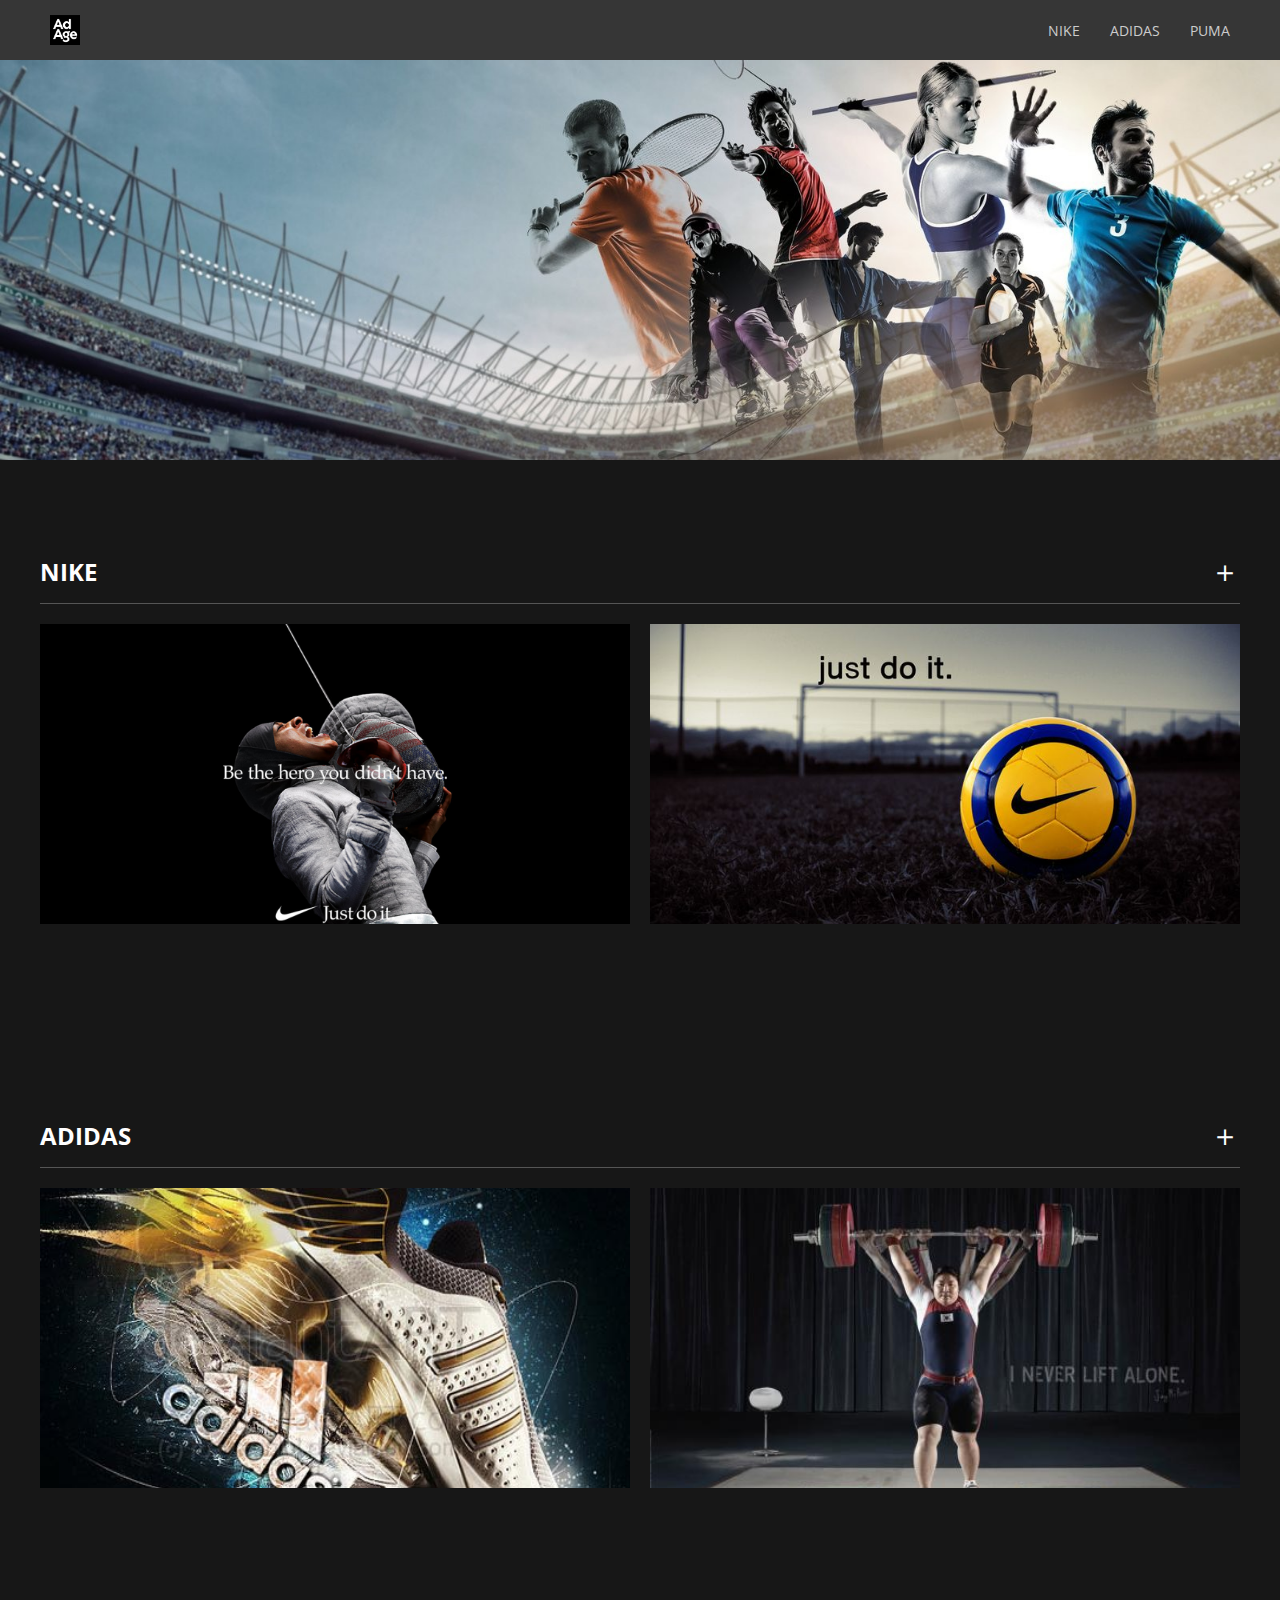
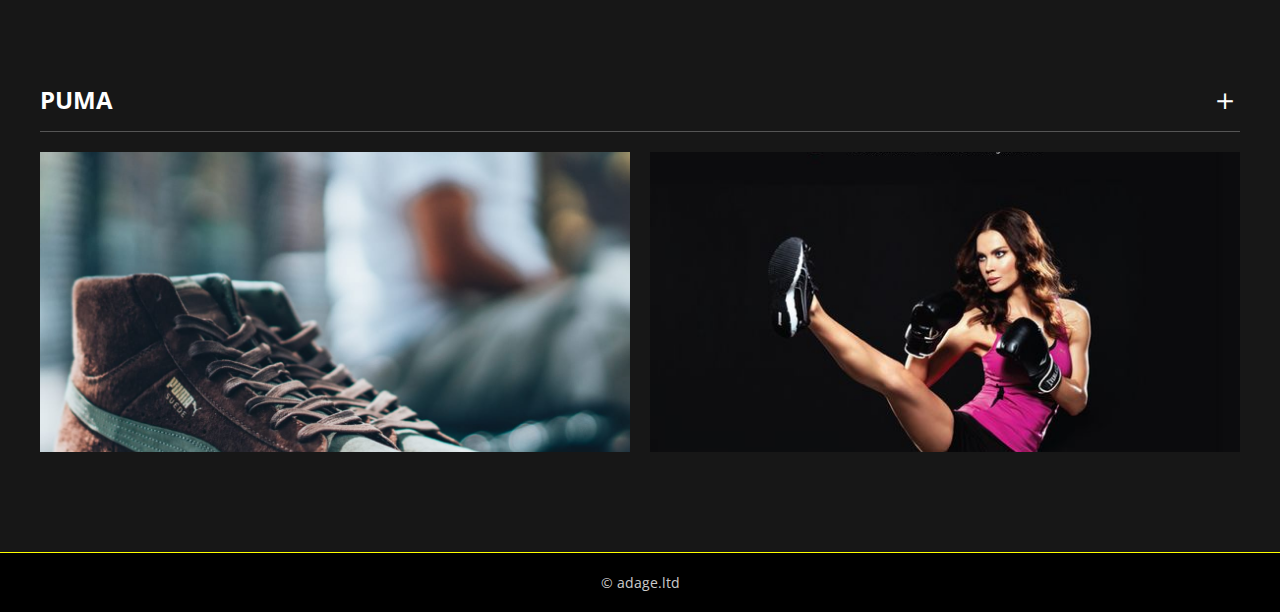
<file: index.html>
<!DOCTYPE html>
<html lang="en">
<head>
    <meta charset="UTF-8">
    <meta http-equiv="X-UA-Compatible" content="IE=edge">
    <meta name="viewport" content="width=device-width, initial-scale=1.0">
    <title>Hash_Mainpage(index.html)</title>
    <link rel="shortcut icon" href="./img/logo.png" type="image/x-icon">
    <link rel="stylesheet" href="./css/common.css">
    <link rel="stylesheet" href="./css/index.css">
</head>
<body>
    <header>
        <div class="wrap">
            <!-- 로고파트 -->
            <div class="logo">
                <a href="./"><img src="./img/logo.png" alt=""></a>
            </div>
            <!-- 반응형 아이콘 -->
            <div class="resBtn">
                <ul>
                    <li class="menuBtn"><img src="./img/menu.svg" alt=""></li>
                    <li class="closeBtn"><img src="./img/close.svg" alt=""></li>
                </ul>
            </div>

            <!-- 메뉴파트 -->
            <nav>
                <ul>
                    <li><a href="./sub.html#nike">nike</a></li>
                    <li><a href="./sub.html#adidas">adidas</a></li>
                    <li><a href="./sub.html#puma">puma</a></li>
                </ul>
            </nav>
        </div>
    </header>

    <main></main>

    <section id="cont_01">
        <div class="wrap">
            <div class="title">
                <h3>nike</h3>
                <a href="./sub.html#nike">＋</a>
            </div>
            <div class="cont">
                <div></div>
                <div></div>
            </div>
        </div>
    </section>

    <section id="cont_02">
        <div class="wrap">
            <div class="title">
                <h3>adidas</h3>
                <a href="./sub.html#adidas">＋</a>
            </div>
            <div class="cont">
                <div></div>
                <div></div>
            </div>
        </div>
    </section>

    <section id="cont_03">
        <div class="wrap">
            <div class="title">
                <h3>puma</h3>
                <a href="./sub.html#puma">＋</a>
            </div>
            <div class="cont">
                <div></div>
                <div></div>
            </div>
        </div>
    </section>

    <footer>
        <p>&copy; adage.ltd</p>
    </footer>

    <script src="./js/common.js"></script>
    <script src="./js/index.js"></script>
</body>
</html>
</file>
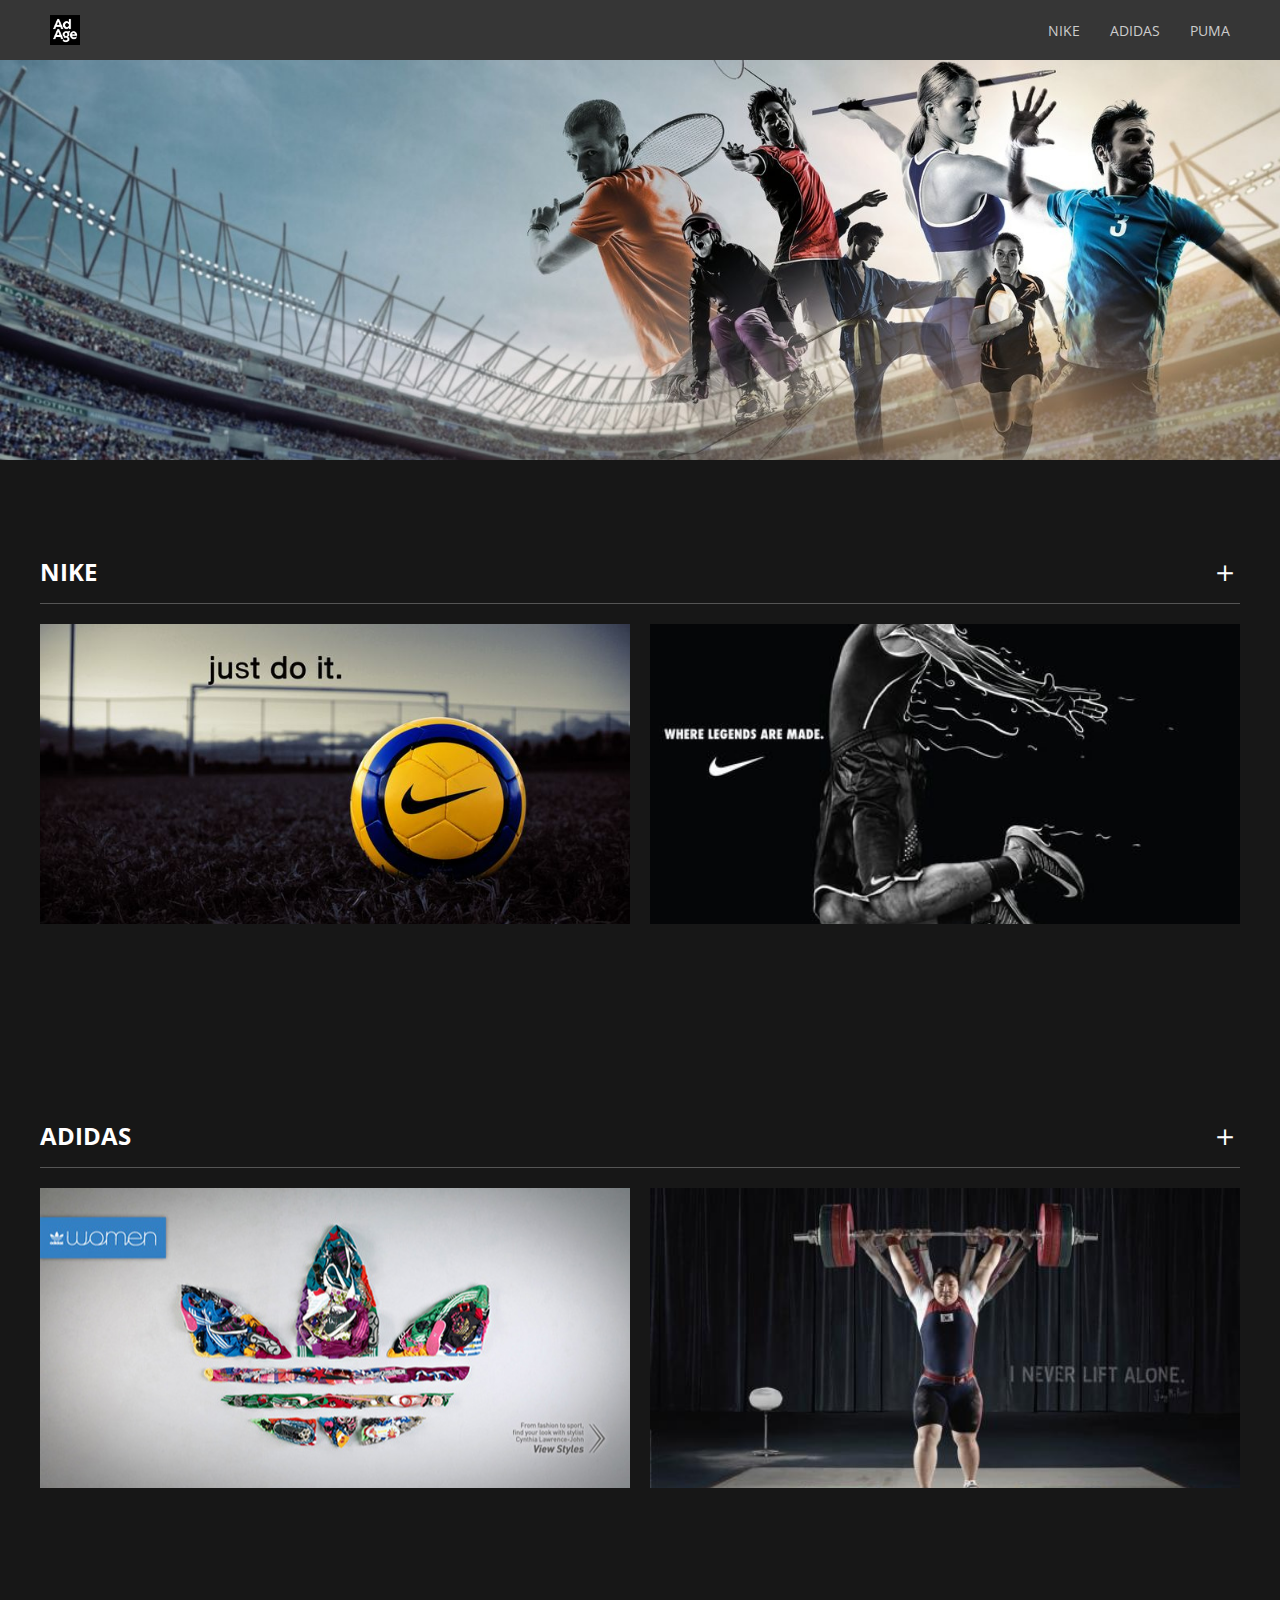
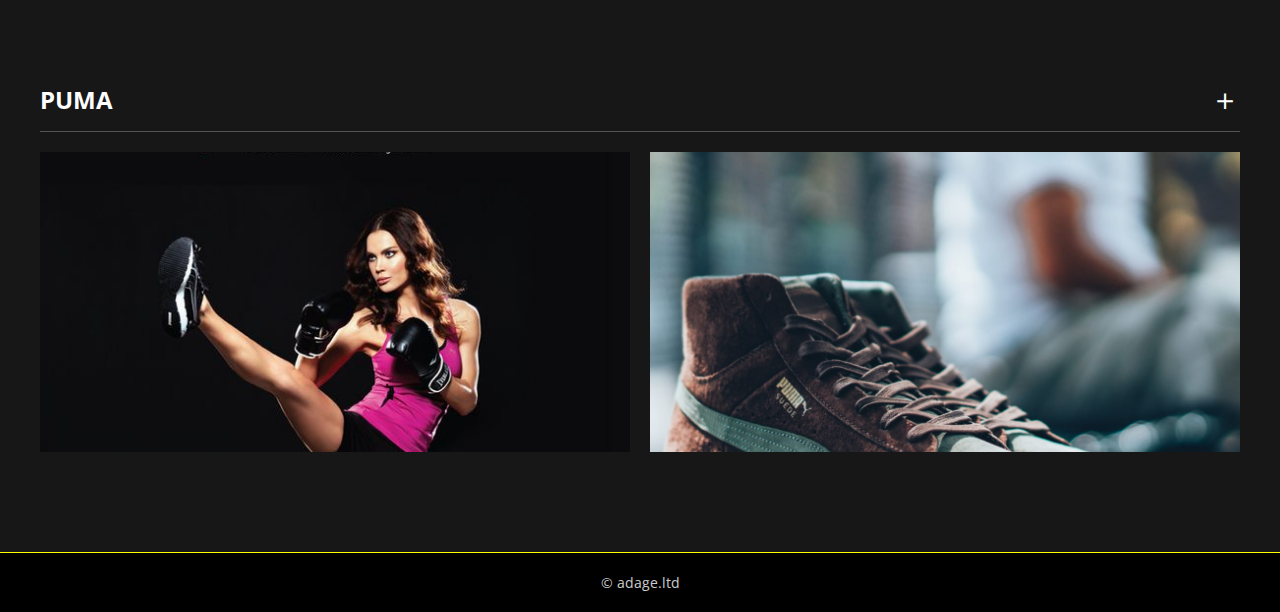
<file: detail.html>
<!DOCTYPE html>
<html lang="en">
<head>
    <meta charset="UTF-8">
    <meta http-equiv="X-UA-Compatible" content="IE=edge">
    <meta name="viewport" content="width=device-width, initial-scale=1.0">
    <title>Hash_DetailPage(detail.html)</title>
    <link rel="shortcut icon" href="./img/logo.png" type="image/x-icon">
    <link rel="stylesheet" href="./css/common.css">
    <link rel="stylesheet" href="./css/detail.css">
</head>
<body>
    <header>
        <div class="wrap">
            <!-- 로고파트 -->
            <div class="logo">
                <a href="./"><img src="./img/logo.png" alt=""></a>
            </div>
            <!-- 반응형 아이콘 -->
            <div class="resBtn">
                <ul>
                    <li class="menuBtn"><img src="./img/menu.svg" alt=""></li>
                    <li class="closeBtn"><img src="./img/close.svg" alt=""></li>
                </ul>
            </div>

            <!-- 메뉴파트 -->
            <nav>
                <ul>
                    <li><a href="./sub.html#nike">nike</a></li>
                    <li><a href="./sub.html#adidas">adidas</a></li>
                    <li><a href="./sub.html#puma">puma</a></li>
                </ul>
            </nav>
        </div>
    </header>

    <section id="cont">
        <div class="wrap">
            <div class="ad_img"></div>
            <h3>문단타이틀</h3>
            <p>문단 내용</p>
        </div>
    </section>

    <div class="history">
        <button>목록 보기</button>
    </div>

    <footer>
        <p>&copy; adage.ltd</p>
    </footer>

    <script src="./js/common.js"></script>
    <script src="./js/detail.js"></script>
</body>
</html>
</file>
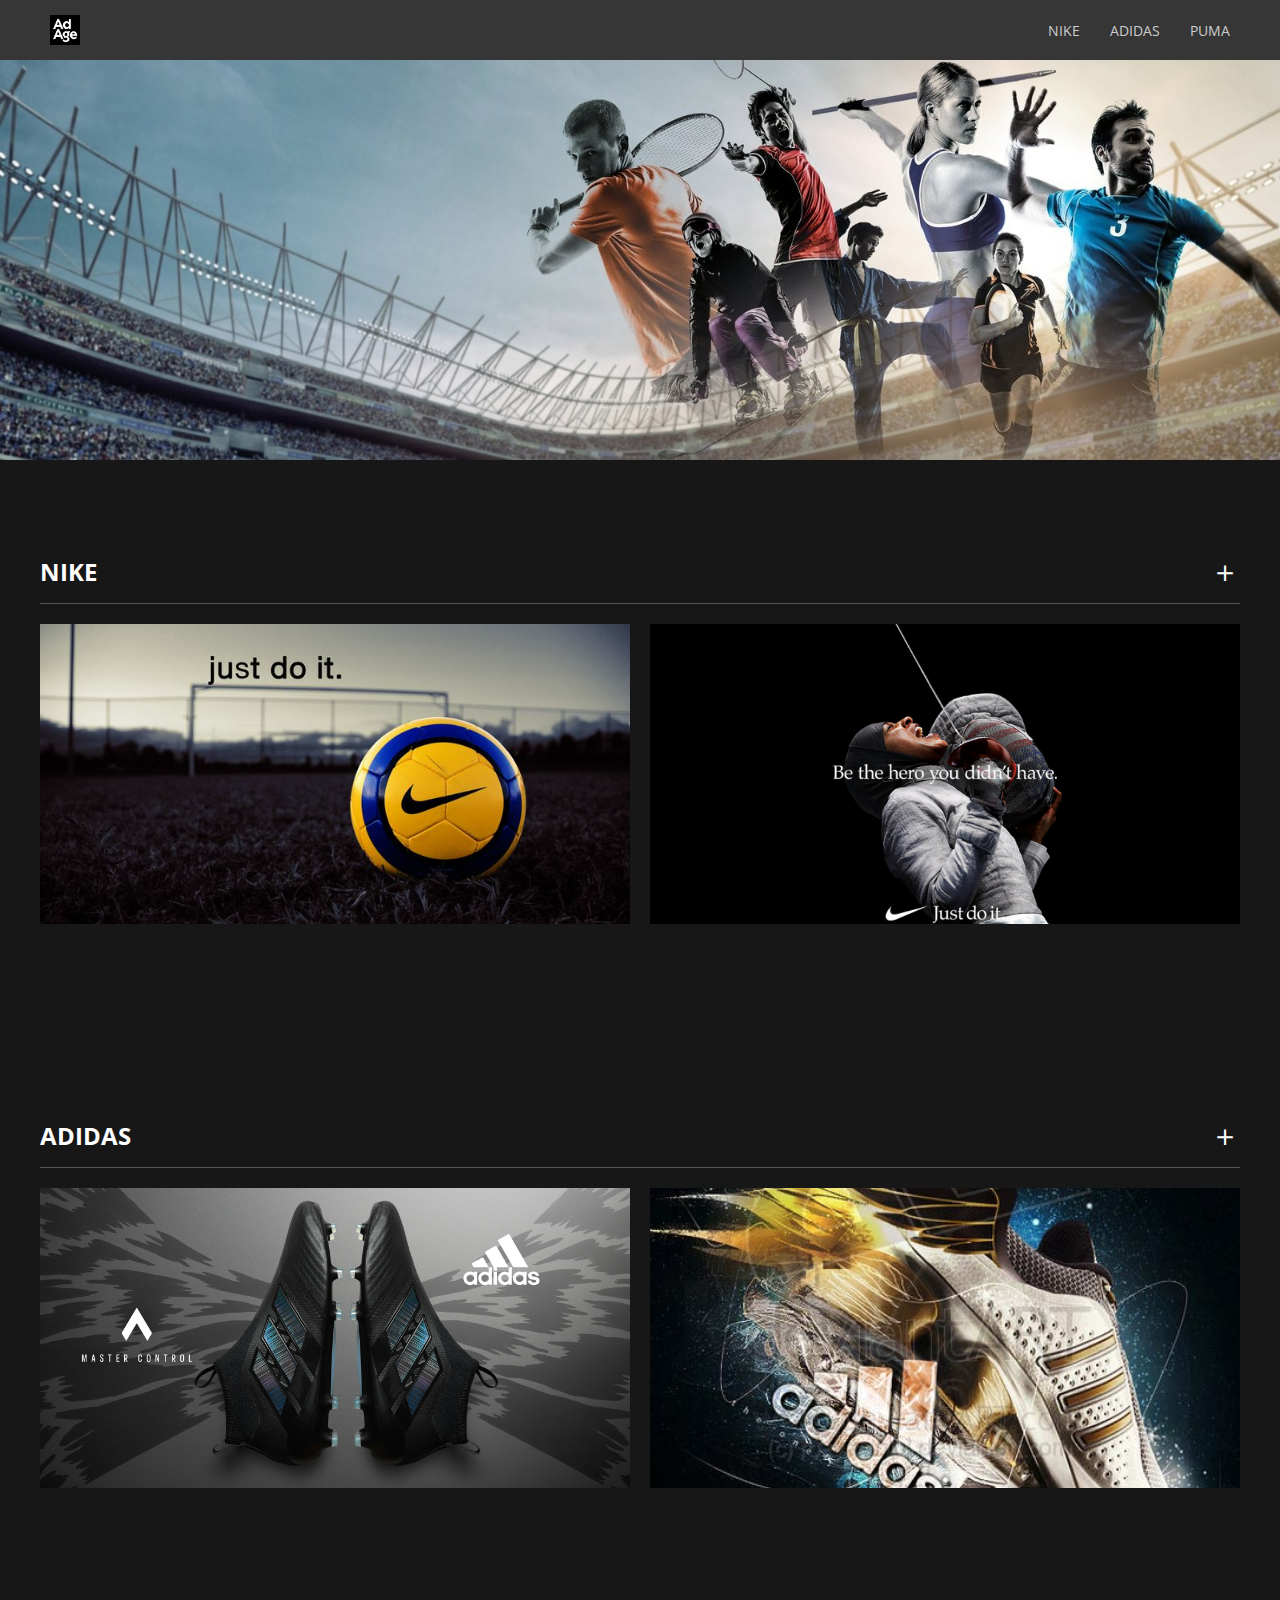
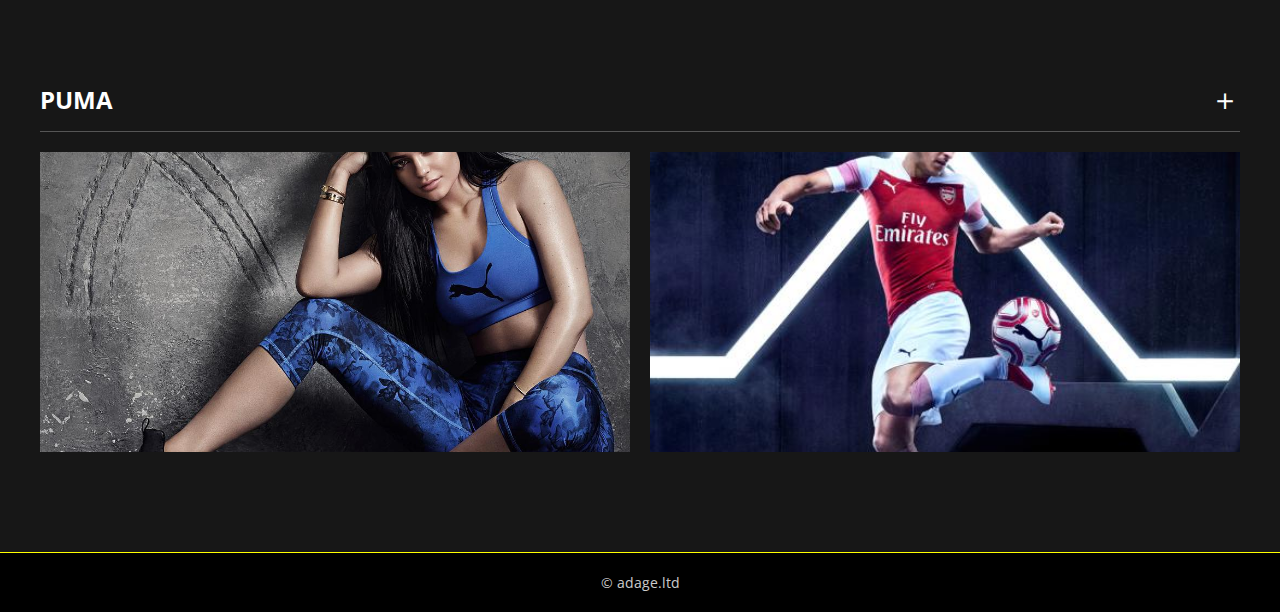
<file: sub.html>
<!DOCTYPE html>
<html lang="en">
<head>
    <meta charset="UTF-8">
    <meta http-equiv="X-UA-Compatible" content="IE=edge">
    <meta name="viewport" content="width=device-width, initial-scale=1.0">
    <title>Hash_Subpage(sub.html)</title>
    <link rel="shortcut icon" href="./img/logo.png" type="image/x-icon">
    <link rel="stylesheet" href="./css/common.css">
    <link rel="stylesheet" href="./css/sub.css">
</head>
<body>
    <header>
        <div class="wrap">
            <!-- 로고파트 -->
            <div class="logo">
                <a href="./"><img src="./img/logo.png" alt=""></a>
            </div>
            <!-- 반응형 아이콘 -->
            <div class="resBtn">
                <ul>
                    <li class="menuBtn"><img src="./img/menu.svg" alt=""></li>
                    <li class="closeBtn"><img src="./img/close.svg" alt=""></li>
                </ul>
            </div>

            <!-- 메뉴파트 -->
            <nav>
                <ul>
                    <li rel="nike"><a href="#nike">nike</a></li>
                    <li rel="adidas"><a href="#adidas">adidas</a></li>
                    <li rel="puma"><a href="#puma">puma</a></li>
                </ul>
            </nav>
        </div>
    </header>

    <main></main>

    <section id="cont">
        <div class="wrap">
            <div class="title">
                <h3>Brand Name</h3>
            </div>
            <div class="cont">
                <div></div>
                <div></div>
                <div></div>
                <div></div>
            </div>
            <p class="presentiveTxt">상품설명</p>
        </div>
    </section>

    <footer>
        <p>&copy; adage.ltd</p>
    </footer>

    <script src="./js/common.js"></script>
    <script src="./js/sub.js"></script>
</body>
</html>
</file>
<file: css/common.css>
/*common.css*/
/*공통요소*/
@charset "utf-8";
@import url('https://fonts.googleapis.com/css2?family=Open+Sans:wght@300;400;500;600;700&display=swap');

*{box-sizing: border-box; font-family: 'Open Sans', sans-serif;}
html, body{margin: 0; padding: 0;}
h1, h2, h3, h4, h5, h6, p{margin: 0;}
ul, ol{margin: 0; padding: 0; list-style: none;}
a{text-decoration: none;}

body{background-color: #171717;}

/*header part*/
header{
    position: sticky; 
    top: 0; left: 0; 
    width: 100%;
    height: 60px; 
    background-color: #363636;
}
header .wrap{
    width: 1200px;
    margin: 0 auto;
    height: 100%;
    padding: 0 10px;
    display: flex;
    flex-wrap: wrap;
    justify-content: space-between;
    align-items: center;
    position: relative;
}
header .wrap .logo{}
header .wrap .logo a{}
header .wrap .logo a img{display: block; height: 30px;}
header .wrap nav{}
header .wrap nav ul{display: flex;}
header .wrap nav ul li{margin-left: 30px;}
header .wrap nav ul li a{
    display: block;
    text-transform: uppercase;
    color:#ccc;
    font-size: 14px;
}
header .wrap nav ul li:hover a{color:#ff0;}

/*헤더의 반응형 구간*/
.resBtn{display: none;}
@media(max-width : 1199px){
    header .wrap{width: 100%;}
}
@media(max-width : 767px){
    body.showMenu{overflow-y: hidden;}
    .resBtn{
        position: absolute;
        display: block;
        top: 0;
        right: 0;
        width: 60px;
        height: 60px;
    }
    .resBtn.active{
        position: fixed;
        z-index: 2;
    }
    .resBtn ul{}
    .resBtn ul li{
        position: absolute;
        top: 50%; left: 50%;
        transform: translate(-50%, -50%);
    }
    .resBtn ul li img{
        display: block;
        height: 30px;
        cursor: pointer;
    }

    .resBtn ul li:first-child img{}
    .resBtn ul li:last-child img{display: none;}

    .resBtn.active ul li:first-child img{display: none;}
    .resBtn.active ul li:last-child img{display: block;}

    header .wrap nav{
        position: fixed;
        top: 0; left: 0;
        width: 100%; height: 100%;
        background-color: rgba(255, 255, 255, 0.75);
        transform: translateY(-100%);
        z-index: 1;
    }
    header .wrap nav.active{
        transform: translateY(0);
        transition: transform 0.5s;
    }
    header .wrap nav ul{
        width: 100%; height: 100%;
        flex-direction: column;
        align-items: center;
        justify-content: center;
    }
    header .wrap nav ul li{
        padding: 20px 0; margin: 0;
    }
    header .wrap nav ul li a{
        font-size: 28px;
        font-weight: 700;
        color:#363636;
    }

}


/*footer part*/
footer{width: 100%;}
footer p{
    padding: 20px 0;
    background-color: #000;
    border-top: 1px solid #ff0;
    color:#ccc;
    font-size: 14px;
    text-align: center;
}
</file>
<file: css/index.css>
/*index.css*/
@charset "utf-8";

main{
    height: 400px;
    background-image: url(../img/main.jpg);
    background-size: cover;
    background-position: 50% 50%;
    animation: 30s moveBg infinite linear;
}
@keyframes moveBg {
    0%{background-position: 50% 0;}
    50%{background-position: 50% 100%;}
    100%{background-position: 50% 0;}
}

section{padding: 80px 0 60px;}
section .wrap{
    width: 1200px;
    margin: 0 auto;
}
section .wrap .title{
    border-bottom: 1px solid #555;
    padding: 10px 0;
    display: flex;
    justify-content: space-between;
    align-items: center;
}
section .wrap .title h3{
    font-size: 24px;
    color:#fff;
    text-transform: uppercase;
}
section .wrap .title a{
    font-size: 30px;
    color:#fff;
    font-weight: 300;
}
section .wrap .title a:hover{
    color:#fa0;
}
section .wrap .cont{
    padding: 20px 0;
    display: flex;
    flex-wrap: wrap;
    margin-left: -10px;
    margin-right: -10px;
}
section .wrap .cont > div{
    width: calc(50% - 20px);
    margin: 0 10px 20px;
    height: 300px;
    background-color: #555;
    background-size: cover;
    background-position: 50% 50%;
    cursor: pointer;
}

@media (max-width:1199px){
    section .wrap{
        width: 100%;
        padding: 0 20px;
    }
}
@media (max-width:767px){
    main{height: 280px;}
    section{padding: 50px 0 30px;}
    section .wrap .cont > div {
        width: calc(100% - 20px);
    };
}
</file>
<file: css/detail.css>
/*detail.css*/
@charset "utf-8";

section{
    padding: 80px 0;
}
section .wrap{
    width: 800px;
    margin: 0 auto;
}

section .wrap .ad_img{
    width: 100%;
    height: 400px;
    background-color: #555;
    background-size: cover;
    animation: 30s detailShow infinite linear;
}
@keyframes detailShow {
    0%{background-position: 50% 10%;}
    50%{background-position: 50% 90%;}
    100%{background-position: 50% 10%;}
}
section .wrap h3{
    padding: 20px 0;
    color:#fff;
    font-size: 28px;
    text-transform: uppercase;
    border-bottom: 1px solid #555;
}
section .wrap p{
    padding-top: 20px;
    padding-bottom: 40px;
    color:#ccc;
    font-size: 14px;
}

.history{
    padding-bottom: 100px; 
    text-align: center;
}
.history button{
    width: 120px;
    height: 40px;
    border-radius: 4px;
    background-color: #f00;
    color:#fff;
    font-size: 16px;
    border:none;
    cursor: pointer;
}

@media (max-width : 799px){
    section .wrap{
        width: 100%;
        padding: 0 20px;
    }
}
@media (max-width : 767px){
    section{padding: 50px 0 30px;}
}
</file>
<file: css/sub.css>
/*sub.css*/
@charset "utf-8";

main{
    height: 300px;
    background-color: #555;
    background-size: cover;
    background-image: url(../img/adidas_banner.jpg);
    animation: 30s moveBg infinite linear;
}
@keyframes moveBg {
    0%{background-position: 50% 15%;}
    50%{background-position: 50% 85%;}
    100%{background-position: 50% 15%;}
}
section{padding: 80px 0;}
section .wrap{
    width: 1200px;
    margin: 0 auto;
}
section .wrap .title{
    padding: 10px 0;
    border-bottom: 1px solid #555;
}
section .wrap .title h3{
    font-size: 28px;
    color:#fff;
    text-transform: uppercase;
    font-weight: 700;
    font-style: italic;
}

section .wrap .cont{
    padding: 20px 0;
    display: flex;
    flex-wrap: wrap;
    margin-left: -10px;
    margin-right: -10px;
}

section .wrap .cont div{
    width: calc(25% - 20px);
    height: 280px;
    margin: 0 10px 20px;
    background-color: #555;
    background-size: cover;
    background-position: 50% 50%;
    cursor: pointer;
}

section .wrap .presentiveTxt{
    font-size: 32px;
    padding: 20px 0;
    color:#fff;
    text-align: center;
    font-style: italic;
}

@media (max-width : 1199px){
    section .wrap{
        width: 100%;
        padding: 0 20px;
    }
}

@media (max-width : 991px){
    section .wrap .cont div{
        width: calc(50% - 20px);
    }
}
@media (max-width : 767px){
    main{height: 200px;}
    section{padding: 50px 0 30px;}
    section .wrap .cont div{
        width: calc(100% - 20px);
    }

}
</file>
